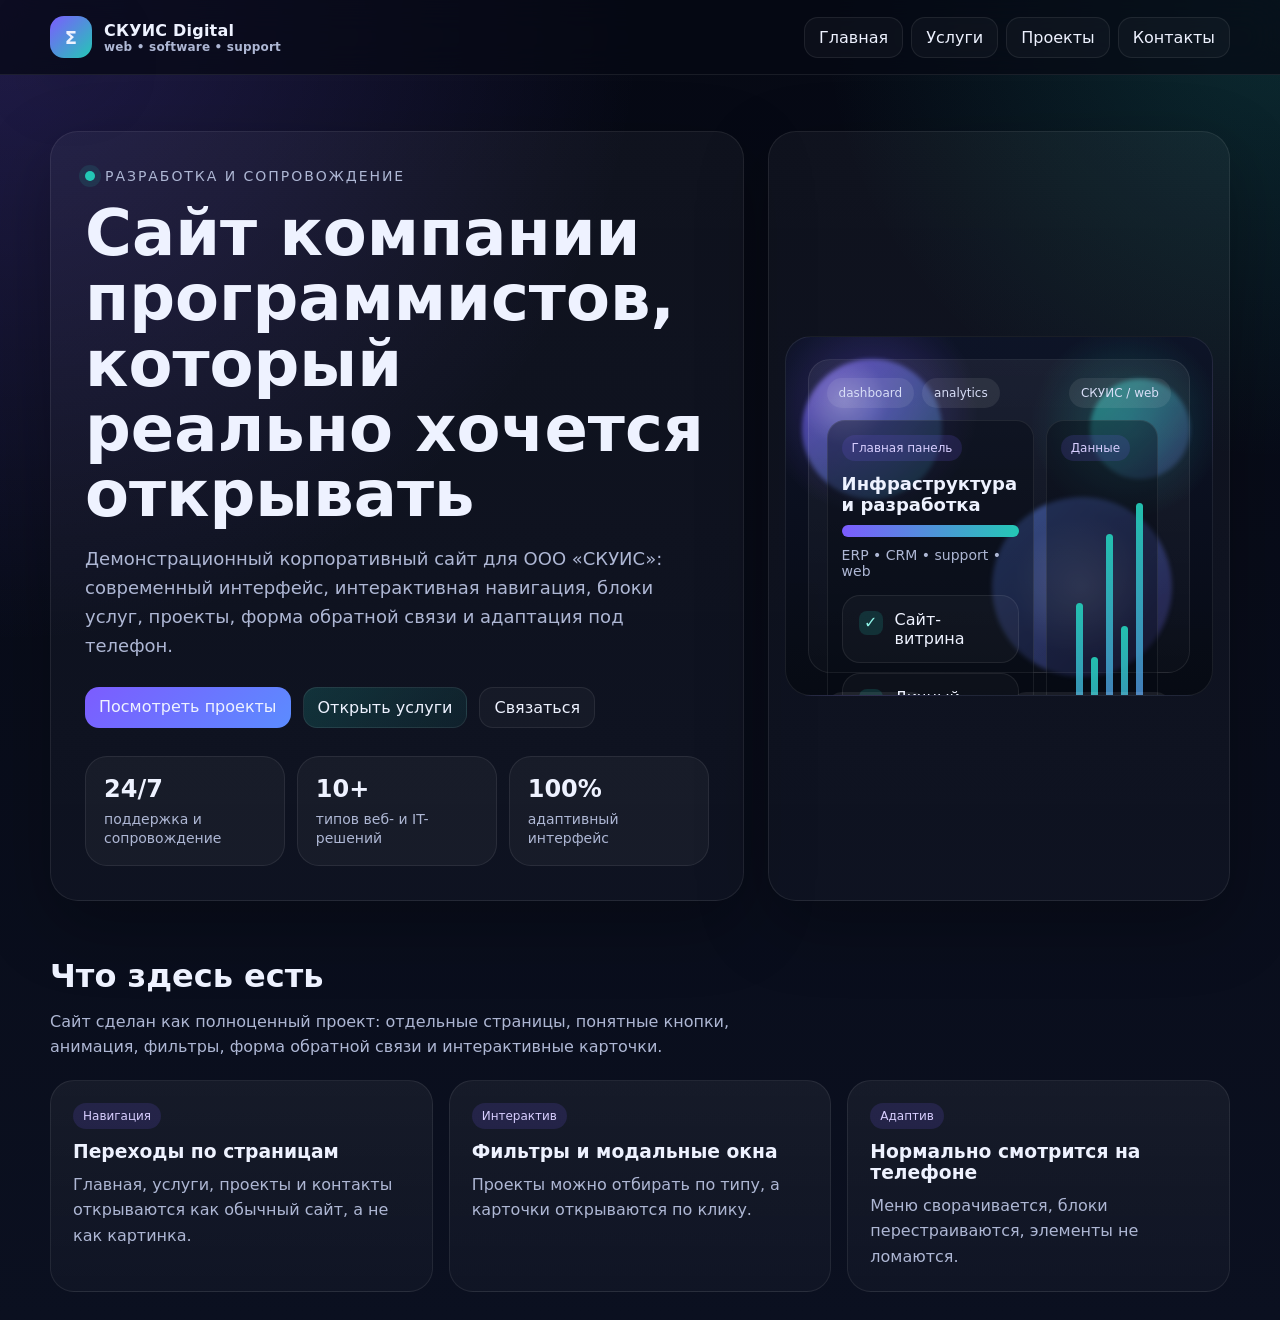
<file: index.html>
<!doctype html>
<html lang="ru">
<head>
  <meta charset="utf-8" />
  <meta name="viewport" content="width=device-width, initial-scale=1" />
  <title>СКУИС Digital — главная</title>
  <link rel="stylesheet" href="style.css" />
</head>
<body>

    <div class="nav">
      <div class="container">
        <div class="nav-inner">
          <a class="brand" href="index.html">
            <div class="brand-mark"><span>Σ</span></div>
            <div>
              <div>СКУИС Digital</div>
              <div style="font-size:12px;color:var(--muted)">web • software • support</div>
            </div>
          </a>
          <div class="nav-links">
            <a href="index.html">Главная</a>
            <a href="services.html">Услуги</a>
            <a href="projects.html">Проекты</a>
            <a href="contacts.html">Контакты</a>
          </div>
          <button class="btn nav-toggle" data-menu-toggle>Меню</button>
        </div>
        <div class="mobile-menu">
          <a href="index.html">Главная</a>
          <a href="services.html">Услуги</a>
          <a href="projects.html">Проекты</a>
          <a href="contacts.html">Контакты</a>
        </div>
      </div>
    </div>

<main class="container">
  <section class="hero">
    <div class="hero-grid">
      <div class="panel hero-copy">
        <div class="kicker">Разработка и сопровождение</div>
        <h1>Сайт компании программистов, который реально хочется открывать</h1>
        <div class="lead">Демонстрационный корпоративный сайт для ООО «СКУИС»: современный интерфейс, интерактивная навигация, блоки услуг, проекты, форма обратной связи и адаптация под телефон.</div>
        <div class="hero-actions">
          <a class="btn btn-primary" href="projects.html">Посмотреть проекты</a>
          <a class="btn btn-secondary" href="services.html">Открыть услуги</a>
          <a class="btn" href="contacts.html">Связаться</a>
        </div>
        <div class="stats">
          <div class="stat"><b>24/7</b><span>поддержка и сопровождение</span></div>
          <div class="stat"><b>10+</b><span>типов веб- и IT-решений</span></div>
          <div class="stat"><b>100%</b><span>адаптивный интерфейс</span></div>
        </div>
      </div>
      <div class="panel hero-graphic">
        <div class="canvas">
          <div class="orb one"></div>
          <div class="orb two"></div>
          <div class="orb three"></div>
          <div class="mock-grid">
            <div class="mock-top">
              <div style="display:flex; gap:8px; align-items:center"><span class="pill">dashboard</span><span class="pill">analytics</span></div>
              <span class="pill">СКУИС / web</span>
            </div>
            <div class="dashboard">
              <div class="box">
                <div class="tag">Главная панель</div>
                <div style="font-size:18px;font-weight:700">Инфраструктура и разработка</div>
                <div class="bar"></div>
                <div class="helper">ERP • CRM • support • web</div>
                <div style="display:grid; gap:10px; margin-top:16px">
                  <div class="item"><div class="check">✓</div><div>Сайт-витрина</div></div>
                  <div class="item"><div class="check">✓</div><div>Личный кабинет</div></div>
                  <div class="item"><div class="check">✓</div><div>Техническая поддержка</div></div>
                </div>
              </div>
              <div class="box">
                <div class="tag">Данные</div>
                <div class="chart">
                  <div style="height:40%"></div>
                  <div style="height:66%"></div>
                  <div style="height:52%"></div>
                  <div style="height:84%"></div>
                  <div style="height:60%"></div>
                  <div style="height:92%"></div>
                </div>
              </div>
            </div>
            <div class="mock-top" style="grid-column:1/3">
              <span class="pill">UI / UX / Dev</span>
              <span class="pill">Fast / Clean / Clickable</span>
            </div>
          </div>
        </div>
      </div>
    </div>
  </section>

  <section class="section">
    <h2>Что здесь есть</h2>
    <p class="section-lead">Сайт сделан как полноценный проект: отдельные страницы, понятные кнопки, анимация, фильтры, форма обратной связи и интерактивные карточки.</p>
    <div class="grid-3">
      <div class="card"><span class="tag">Навигация</span><h3>Переходы по страницам</h3><p>Главная, услуги, проекты и контакты открываются как обычный сайт, а не как картинка.</p></div>
      <div class="card"><span class="tag">Интерактив</span><h3>Фильтры и модальные окна</h3><p>Проекты можно отбирать по типу, а карточки открываются по клику.</p></div>
      <div class="card"><span class="tag">Адаптив</span><h3>Нормально смотрится на телефоне</h3><p>Меню сворачивается, блоки перестраиваются, элементы не ломаются.</p></div>
    </div>
  </section>
</main>

<div class="toast"></div>
<script src="app.js"></script>
</body>
</html>
</file>
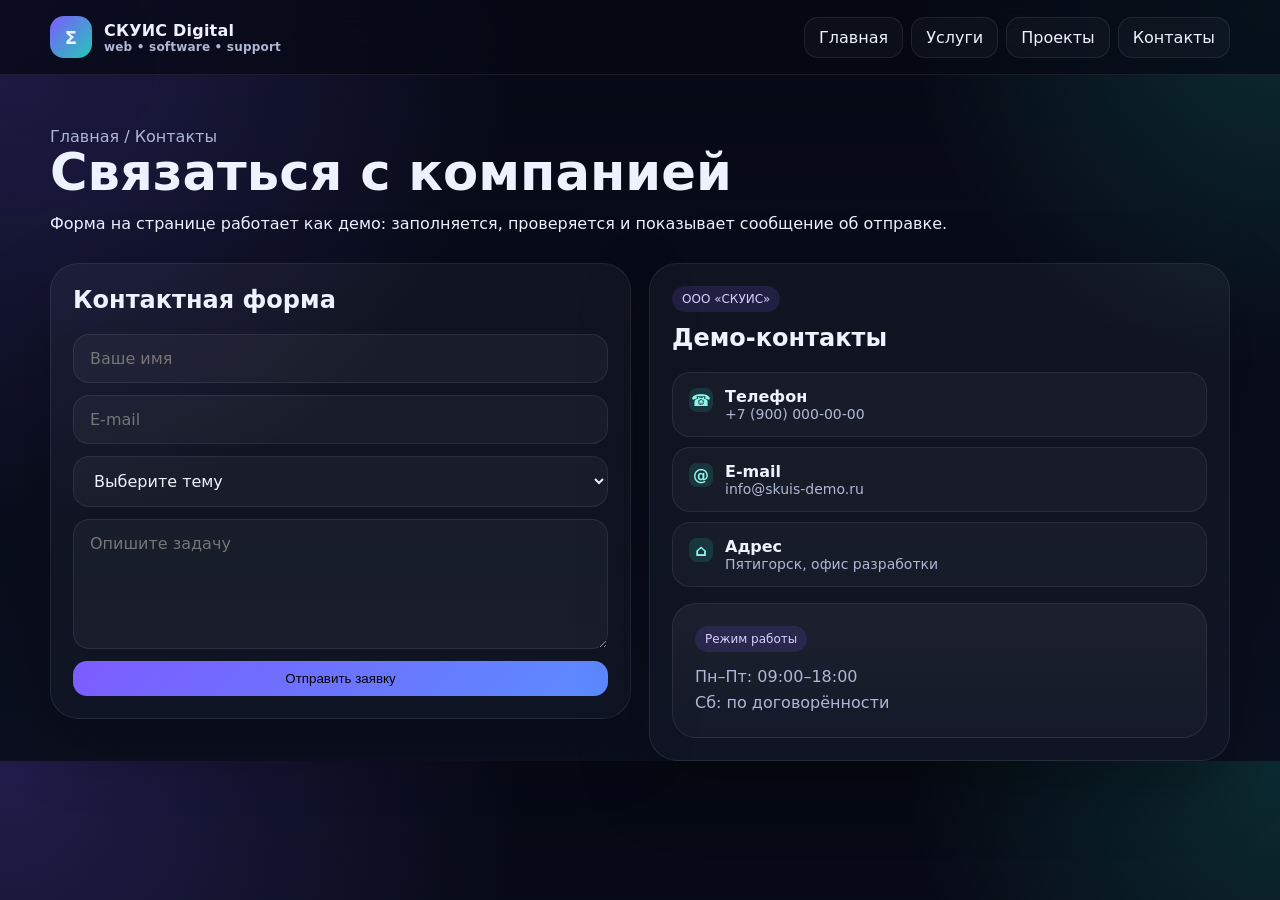
<file: contacts.html>
<!doctype html>
<html lang="ru">
<head>
  <meta charset="utf-8" />
  <meta name="viewport" content="width=device-width, initial-scale=1" />
  <title>СКУИС Digital — контакты</title>
  <link rel="stylesheet" href="style.css" />
</head>
<body>

    <div class="nav">
      <div class="container">
        <div class="nav-inner">
          <a class="brand" href="index.html">
            <div class="brand-mark"><span>Σ</span></div>
            <div>
              <div>СКУИС Digital</div>
              <div style="font-size:12px;color:var(--muted)">web • software • support</div>
            </div>
          </a>
          <div class="nav-links">
            <a href="index.html">Главная</a>
            <a href="services.html">Услуги</a>
            <a href="projects.html">Проекты</a>
            <a href="contacts.html">Контакты</a>
          </div>
          <button class="btn nav-toggle" data-menu-toggle>Меню</button>
        </div>
        <div class="mobile-menu">
          <a href="index.html">Главная</a>
          <a href="services.html">Услуги</a>
          <a href="projects.html">Проекты</a>
          <a href="contacts.html">Контакты</a>
        </div>
      </div>
    </div>

<main class="container">
  <div class="page-title">
    <div class="breadcrumbs">Главная / Контакты</div>
    <h1>Связаться с компанией</h1>
    <p class="section-lead">Форма на странице работает как демо: заполняется, проверяется и показывает сообщение об отправке.</p>
  </div>
  <section class="split">
    <div class="panel" style="padding:22px">
      <h2 style="margin-top:0">Контактная форма</h2>
      <form class="form">
        <input class="input" required placeholder="Ваше имя" />
        <input class="input" required type="email" placeholder="E-mail" />
        <select class="input" required>
          <option value="">Выберите тему</option>
          <option>Разработка сайта</option>
          <option>Поддержка и обслуживание</option>
          <option>UI/UX дизайн</option>
        </select>
        <textarea placeholder="Опишите задачу" required></textarea>
        <button class="btn btn-primary" data-demo-submit>Отправить заявку</button>
      </form>
    </div>
    <div class="panel" style="padding:22px">
      <span class="tag">ООО «СКУИС»</span>
      <h2 style="margin-top:0">Демо-контакты</h2>
      <div class="list">
        <div class="item"><div class="check">☎</div><div><b>Телефон</b><div class="helper">+7 (900) 000-00-00</div></div></div>
        <div class="item"><div class="check">@</div><div><b>E-mail</b><div class="helper">info@skuis-demo.ru</div></div></div>
        <div class="item"><div class="check">⌂</div><div><b>Адрес</b><div class="helper">Пятигорск, офис разработки</div></div></div>
      </div>
      <div class="card" style="margin-top:16px">
        <span class="tag">Режим работы</span>
        <p>Пн–Пт: 09:00–18:00</p>
        <p>Сб: по договорённости</p>
      </div>
    </div>
  </section>
</main>

<div class="toast"></div>
<script src="app.js"></script>
</body>
</html>
</file>
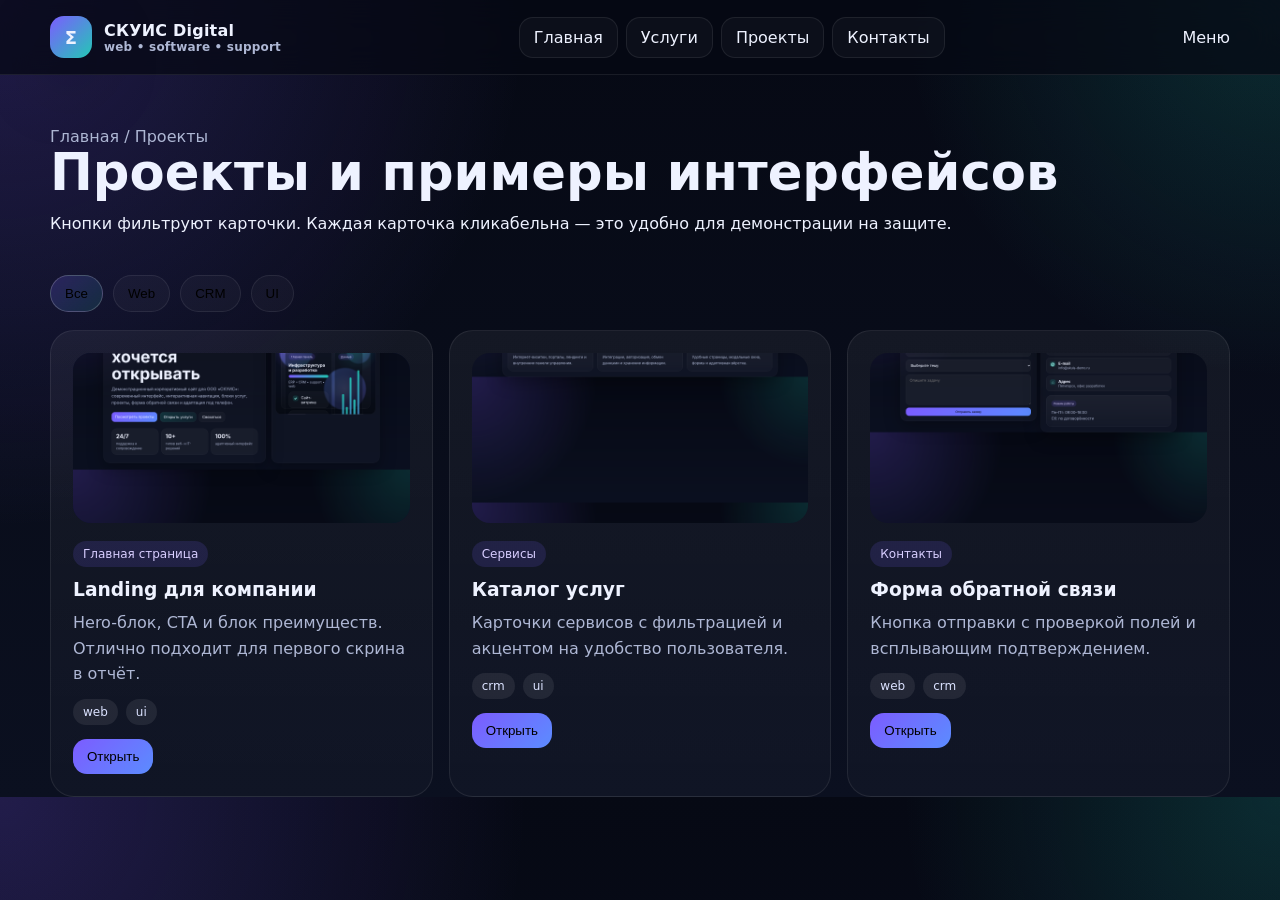
<file: projects.html>
<!doctype html>

<html lang="ru">
<head>
<meta charset="utf-8">
<meta name="viewport" content="width=device-width, initial-scale=1">
<title>СКУИС Digital — проекты</title>
<link rel="stylesheet" href="style.css">
</head>
<body>
<div class="nav">
<div class="container">
<div class="nav-inner">
<a class="brand" href="index.html">
<div class="brand-mark"><span>Σ</span></div>
<div>
<div>СКУИС Digital</div>
<div style="font-size:12px;color:var(--muted)">web • software • support</div>
</div>
</a>
<div class="nav-links">
<a href="index.html">Главная</a>
<a href="services.html">Услуги</a>
<a href="projects.html">Проекты</a>
<a href="contacts.html">Контакты</a>
</div>

Меню

</div>
</div>
</div>
<main class="container">
<div class="page-title">
<div class="breadcrumbs">Главная / Проекты</div>
<h1>Проекты и примеры интерфейсов</h1>
<p class="section-lead">
Кнопки фильтруют карточки. Каждая карточка кликабельна — это удобно для демонстрации на защите.
</p>
</div>
<div class="project-toolbar">
<button class="tab active" data-filter="all">Все</button>
<button class="tab" data-filter="web">Web</button>
<button class="tab" data-filter="crm">CRM</button>
<button class="tab" data-filter="ui">UI</button>
</div>
<section class="project-grid">
<article class="card project-card" data-project="web ui">
<img src="home.png" alt="Главная страница">
<span class="tag">Главная страница</span>
<h3>Landing для компании</h3>
<p>Hero-блок, CTA и блок преимуществ. Отлично подходит для первого скрина в отчёт.</p>
<div class="meta">
<span>web</span>
<span>ui</span>
</div>
<div style="margin-top:14px">
<button class="btn btn-primary">Открыть</button>
</div>
</article>
<article class="card project-card" data-project="crm ui">
<img src="services.png" alt="Панель услуг">
<span class="tag">Сервисы</span>
<h3>Каталог услуг</h3>
<p>Карточки сервисов с фильтрацией и акцентом на удобство пользователя.</p>
<div class="meta">
<span>crm</span>
<span>ui</span>
</div>
<div style="margin-top:14px">
<button class="btn btn-primary">Открыть</button>
</div>
</article>
<article class="card project-card" data-project="web crm">
<img src="contacts.png" alt="Контактная форма">
<span class="tag">Контакты</span>
<h3>Форма обратной связи</h3>
<p>Кнопка отправки с проверкой полей и всплывающим подтверждением.</p>
<div class="meta">
<span>web</span>
<span>crm</span>
</div>
<div style="margin-top:14px">
<button class="btn btn-primary">Открыть</button>
</div>
</article>
</section>
</main>
<div class="toast"></div>
<script src="app.js"></script>
</body>
</html>
</file>
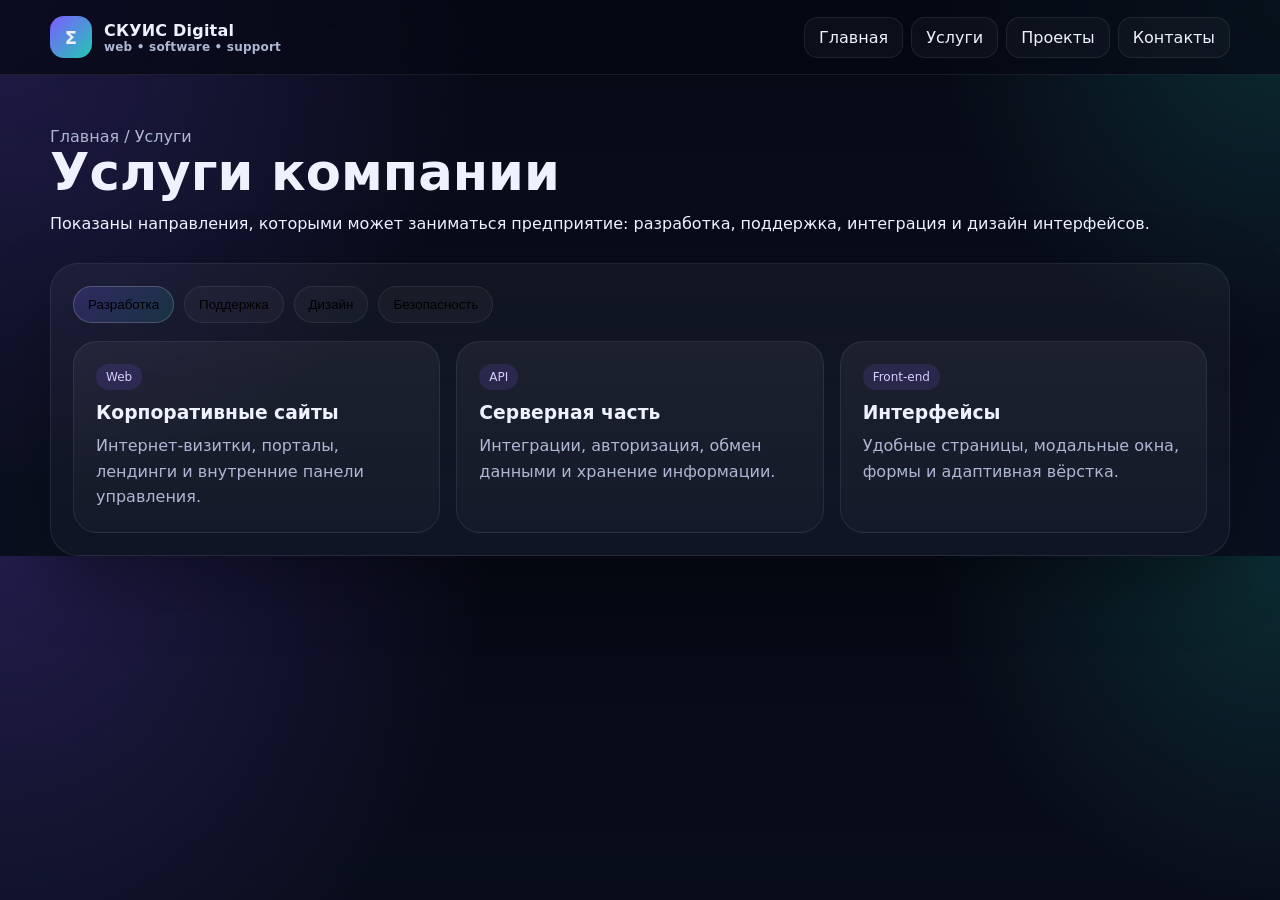
<file: services.html>
<!doctype html>
<html lang="ru">
<head>
  <meta charset="utf-8" />
  <meta name="viewport" content="width=device-width, initial-scale=1" />
  <title>СКУИС Digital — услуги</title>
  <link rel="stylesheet" href="style.css" />
</head>
<body>

    <div class="nav">
      <div class="container">
        <div class="nav-inner">
          <a class="brand" href="index.html">
            <div class="brand-mark"><span>Σ</span></div>
            <div>
              <div>СКУИС Digital</div>
              <div style="font-size:12px;color:var(--muted)">web • software • support</div>
            </div>
          </a>
          <div class="nav-links">
            <a href="index.html">Главная</a>
            <a href="services.html">Услуги</a>
            <a href="projects.html">Проекты</a>
            <a href="contacts.html">Контакты</a>
          </div>
          <button class="btn nav-toggle" data-menu-toggle>Меню</button>
        </div>
        <div class="mobile-menu">
          <a href="index.html">Главная</a>
          <a href="services.html">Услуги</a>
          <a href="projects.html">Проекты</a>
          <a href="contacts.html">Контакты</a>
        </div>
      </div>
    </div>

<main class="container">
  <div class="page-title">
    <div class="breadcrumbs">Главная / Услуги</div>
    <h1>Услуги компании</h1>
    <p class="section-lead">Показаны направления, которыми может заниматься предприятие: разработка, поддержка, интеграция и дизайн интерфейсов.</p>
  </div>
  <section class="section panel" style="padding:22px">
    <div class="service-tabs">
      <button class="tab active" data-tab="dev">Разработка</button>
      <button class="tab" data-tab="support">Поддержка</button>
      <button class="tab" data-tab="design">Дизайн</button>
      <button class="tab" data-tab="security">Безопасность</button>
    </div>
    <div data-panel="dev">
      <div class="grid-3">
        <div class="card"><span class="tag">Web</span><h3>Корпоративные сайты</h3><p>Интернет-визитки, порталы, лендинги и внутренние панели управления.</p></div>
        <div class="card"><span class="tag">API</span><h3>Серверная часть</h3><p>Интеграции, авторизация, обмен данными и хранение информации.</p></div>
        <div class="card"><span class="tag">Front-end</span><h3>Интерфейсы</h3><p>Удобные страницы, модальные окна, формы и адаптивная вёрстка.</p></div>
      </div>
    </div>
    <div data-panel="support" style="display:none">
      <div class="split">
        <div class="card"><span class="tag">Helpdesk</span><h3>Техническая поддержка</h3><p>Установка, настройка, устранение ошибок и сопровождение рабочих мест.</p></div>
        <div class="card"><span class="tag">Мониторинг</span><h3>Контроль системы</h3><p>Проверка состояния серверов, рабочих станций и сетевой инфраструктуры.</p></div>
      </div>
    </div>
    <div data-panel="design" style="display:none">
      <div class="split">
        <div class="card"><span class="tag">UX</span><h3>Логика интерфейса</h3><p>Структура, сценарии, удобство и понятные кнопки.</p></div>
        <div class="card"><span class="tag">UI</span><h3>Визуальный стиль</h3><p>Цвет, типографика, карточки, иконки и аккуратная подача.</p></div>
      </div>
    </div>
    <div data-panel="security" style="display:none">
      <div class="split">
        <div class="card"><span class="tag">Защита</span><h3>Безопасность</h3><p>Пароли, резервное копирование, права доступа и контроль обновлений.</p></div>
        <div class="card"><span class="tag">Резерв</span><h3>Сохранность данных</h3><p>Бэкапы, восстановление и минимизация рисков.</p></div>
      </div>
    </div>
  </section>
</main>

<div class="toast"></div>
<script src="app.js"></script>
</body>
</html>
</file>
<file: style.css>
:root{
  --bg:#0b1020;
  --bg2:#11182d;
  --card:#131b33;
  --card2:#18213d;
  --text:#eef2ff;
  --muted:#aeb7d4;
  --line:rgba(255,255,255,.08);
  --accent:#7c5cff;
  --accent2:#23c8b5;
  --warning:#ffb84d;
  --shadow: 0 24px 70px rgba(0,0,0,.28);
}
*{box-sizing:border-box}
html{scroll-behavior:smooth}
body{
  margin:0;
  font-family: Inter, system-ui, -apple-system, Segoe UI, Roboto, Arial, sans-serif;
  background:
    radial-gradient(circle at top left, rgba(124,92,255,.23), transparent 35%),
    radial-gradient(circle at top right, rgba(35,200,181,.18), transparent 25%),
    linear-gradient(180deg, #060914 0%, var(--bg) 100%);
  color:var(--text);
}
a{color:inherit; text-decoration:none}
.container{width:min(1180px, calc(100% - 32px)); margin:0 auto}
.nav{
  position:sticky; top:0; z-index:50;
  backdrop-filter: blur(16px);
  background: rgba(6,9,20,.72);
  border-bottom:1px solid var(--line);
}
.nav-inner{display:flex; align-items:center; justify-content:space-between; gap:16px; padding:16px 0}
.brand{display:flex; align-items:center; gap:12px; font-weight:800; letter-spacing:.2px}
.brand-mark{
  width:42px; height:42px; border-radius:14px;
  background: linear-gradient(135deg, var(--accent), var(--accent2));
  display:grid; place-items:center; box-shadow: var(--shadow);
}
.brand-mark span{font-size:18px; font-weight:900}
.nav-links{display:flex; align-items:center; gap:8px; flex-wrap:wrap}
.nav-links a, .btn{
  border:1px solid var(--line); background:rgba(255,255,255,.03);
  padding:10px 14px; border-radius:14px; transition:.2s ease; cursor:pointer;
}
.nav-links a:hover, .btn:hover{transform: translateY(-1px); border-color: rgba(255,255,255,.18); background:rgba(255,255,255,.06)}
.btn-primary{background: linear-gradient(135deg, var(--accent), #5b8cff); border:none}
.btn-secondary{background: linear-gradient(135deg, rgba(35,200,181,.18), rgba(35,200,181,.08));}
.hero{padding:56px 0 28px}
.hero-grid{display:grid; grid-template-columns: 1.2fr .8fr; gap:24px; align-items:stretch}
.panel{
  border:1px solid var(--line); background: linear-gradient(180deg, rgba(255,255,255,.04), rgba(255,255,255,.025));
  border-radius:28px; box-shadow: var(--shadow);
}
.hero-copy{padding:34px}
.kicker{display:inline-flex; align-items:center; gap:10px; color:var(--muted); font-size:14px; letter-spacing:.14em; text-transform:uppercase}
.kicker:before{content:''; width:10px; height:10px; border-radius:99px; background:var(--accent2); box-shadow:0 0 0 6px rgba(35,200,181,.12)}
h1{font-size: clamp(38px, 5vw, 70px); line-height:1.02; margin:16px 0 18px}
.lead{color:var(--muted); font-size:18px; line-height:1.6; max-width:58ch}
.hero-actions{display:flex; gap:12px; flex-wrap:wrap; margin-top:26px}
.stats{display:grid; grid-template-columns:repeat(3,1fr); gap:12px; margin-top:28px}
.stat{padding:18px; border-radius:22px; background:rgba(255,255,255,.04); border:1px solid var(--line)}
.stat b{display:block; font-size:24px; margin-bottom:6px}
.stat span{color:var(--muted); font-size:14px}
.hero-side{padding:20px; display:grid; gap:14px}
.mini-card{padding:18px; border-radius:22px; background: linear-gradient(180deg, rgba(124,92,255,.15), rgba(255,255,255,.03)); border:1px solid var(--line)}
.code-window{padding:18px; border-radius:22px; background:linear-gradient(180deg, #0d1430, #090d1b); border:1px solid rgba(255,255,255,.08)}
.window-top{display:flex; gap:8px; margin-bottom:14px}
.dot{width:10px;height:10px;border-radius:50%}
.dot.red{background:#ff6b6b}.dot.yellow{background:#ffd166}.dot.green{background:#1dd1a1}
.code{font-family: ui-monospace, SFMono-Regular, Menlo, Consolas, monospace; color:#bfe9ff; font-size:13px; line-height:1.6; white-space:pre-wrap}
.section{padding:28px 0}
.section h2{margin:0 0 14px; font-size:32px}
.section p.section-lead{margin:0 0 20px; color:var(--muted); max-width:72ch; line-height:1.6}
.grid-3{display:grid; grid-template-columns:repeat(3,1fr); gap:16px}
.card{padding:22px; border-radius:24px; background: linear-gradient(180deg, rgba(255,255,255,.05), rgba(255,255,255,.025)); border:1px solid var(--line)}
.card h3{margin:0 0 10px}
.card p{margin:0; color:var(--muted); line-height:1.6}
.tag{display:inline-block; margin-bottom:12px; padding:6px 10px; border-radius:999px; background:rgba(124,92,255,.15); color:#d8ceff; font-size:12px}
.split{display:grid; grid-template-columns: 1fr 1fr; gap:18px; align-items:start}
.list{display:grid; gap:10px}
.item{display:flex; gap:12px; align-items:flex-start; padding:14px 16px; border-radius:18px; background:rgba(255,255,255,.03); border:1px solid var(--line)}
.check{width:24px;height:24px;border-radius:8px;background:rgba(35,200,181,.16); color:#8ff4e8; display:grid; place-items:center; font-weight:900; flex:none; margin-top:1px}
.footer{padding:32px 0 54px; color:var(--muted); border-top:1px solid var(--line); margin-top:12px}
.hero-graphic{padding:16px; display:grid; place-items:center}
.canvas{
  width:100%; min-height:360px; border-radius:26px; position:relative; overflow:hidden;
  background:
    radial-gradient(circle at 20% 20%, rgba(124,92,255,.32), transparent 24%),
    radial-gradient(circle at 80% 24%, rgba(35,200,181,.24), transparent 22%),
    linear-gradient(180deg, rgba(14,20,40,.95), rgba(7,11,20,.98));
  border:1px solid rgba(255,255,255,.08);
}
.orb{position:absolute; border-radius:50%; filter: blur(2px)}
.orb.one{width:140px;height:140px; left:16px; top:22px; background:radial-gradient(circle at 30% 30%, rgba(255,255,255,.25), transparent 32%), linear-gradient(135deg, rgba(124,92,255,.65), rgba(35,200,181,.25))}
.orb.two{width:100px;height:100px; right:22px; top:42px; background:linear-gradient(135deg, rgba(35,200,181,.55), rgba(124,92,255,.2))}
.orb.three{width:180px;height:180px; right:40px; bottom:18px; background:radial-gradient(circle, rgba(255,255,255,.15), transparent 55%), linear-gradient(135deg, rgba(91,140,255,.45), rgba(124,92,255,.18))}
.mock-grid{position:absolute; inset:22px; border-radius:22px; background: linear-gradient(180deg, rgba(255,255,255,.06), rgba(255,255,255,.02)); border:1px solid rgba(255,255,255,.08); padding:18px; display:grid; grid-template-columns:1fr 1fr; grid-template-rows:auto 1fr auto; gap:12px}
.mock-top{grid-column:1/3; display:flex; justify-content:space-between; align-items:center}
.pill{padding:8px 12px; border-radius:999px; background:rgba(255,255,255,.08); font-size:12px; color:#d8def7}
.dashboard{grid-column:1/3; display:grid; grid-template-columns:1.1fr .9fr; gap:12px; min-height:260px}
.box{border-radius:18px; border:1px solid rgba(255,255,255,.08); background:rgba(5,10,20,.42); padding:14px}
.bar{height:12px; border-radius:999px; background:linear-gradient(90deg, var(--accent), var(--accent2)); margin:10px 0}
.chart{display:grid; align-items:end; grid-template-columns:repeat(6,1fr); gap:8px; height:100%}
.chart div{border-radius:12px 12px 6px 6px; background:linear-gradient(180deg, rgba(35,200,181,.95), rgba(124,92,255,.75))}
.nav-toggle{display:none}
.mobile-menu{display:none}
.page-title{padding:42px 0 14px}
.page-title h1{font-size: clamp(34px, 4vw, 54px); margin:0}
.breadcrumbs{color:var(--muted); margin-top:10px}
.service-tabs{display:flex; flex-wrap:wrap; gap:10px; margin-bottom:18px}
.tab{padding:10px 14px; border-radius:999px; border:1px solid var(--line); background:rgba(255,255,255,.03); cursor:pointer}
.tab.active{background:linear-gradient(135deg, rgba(124,92,255,.22), rgba(35,200,181,.14)); border-color: rgba(255,255,255,.2)}
.project-toolbar{display:flex; gap:10px; flex-wrap:wrap; margin:12px 0 18px}
.project-grid{display:grid; grid-template-columns:repeat(3,1fr); gap:16px}
.project-card{overflow:hidden}
.project-card img{width:100%; height:170px; object-fit:cover; border-radius:18px; margin-bottom:14px; background:#0d1430}
.project-card .meta{display:flex; gap:8px; flex-wrap:wrap; margin-top:12px}
.meta span{font-size:12px; padding:6px 10px; border-radius:999px; background:rgba(255,255,255,.08); color:#dbe2ff}
.form{display:grid; gap:12px}
.input, textarea, select{
  width:100%; background:rgba(255,255,255,.04); border:1px solid var(--line); color:var(--text);
  padding:14px 16px; border-radius:16px; font:inherit;
}
textarea{min-height:130px; resize:vertical}
.helper{color:var(--muted); font-size:14px}
.toast{position:fixed; right:20px; bottom:20px; z-index:80; background:rgba(13,18,34,.94); border:1px solid rgba(255,255,255,.1); padding:14px 16px; border-radius:16px; box-shadow: var(--shadow); display:none}
.toast.show{display:block; animation: pop .25s ease}
@keyframes pop{from{transform:translateY(12px); opacity:.2}to{transform:none; opacity:1}}
@media (max-width: 980px){
  .hero-grid,.split,.grid-3,.project-grid{grid-template-columns:1fr}
  .stats{grid-template-columns:1fr}
  .nav-links{display:none}
  .nav-toggle{display:inline-flex}
  .mobile-menu{display:none; padding-bottom:16px}
  .mobile-menu.open{display:grid; gap:8px}
  .mobile-menu a{padding:12px 14px; border-radius:14px; background:rgba(255,255,255,.03); border:1px solid var(--line)}
}
</file>
